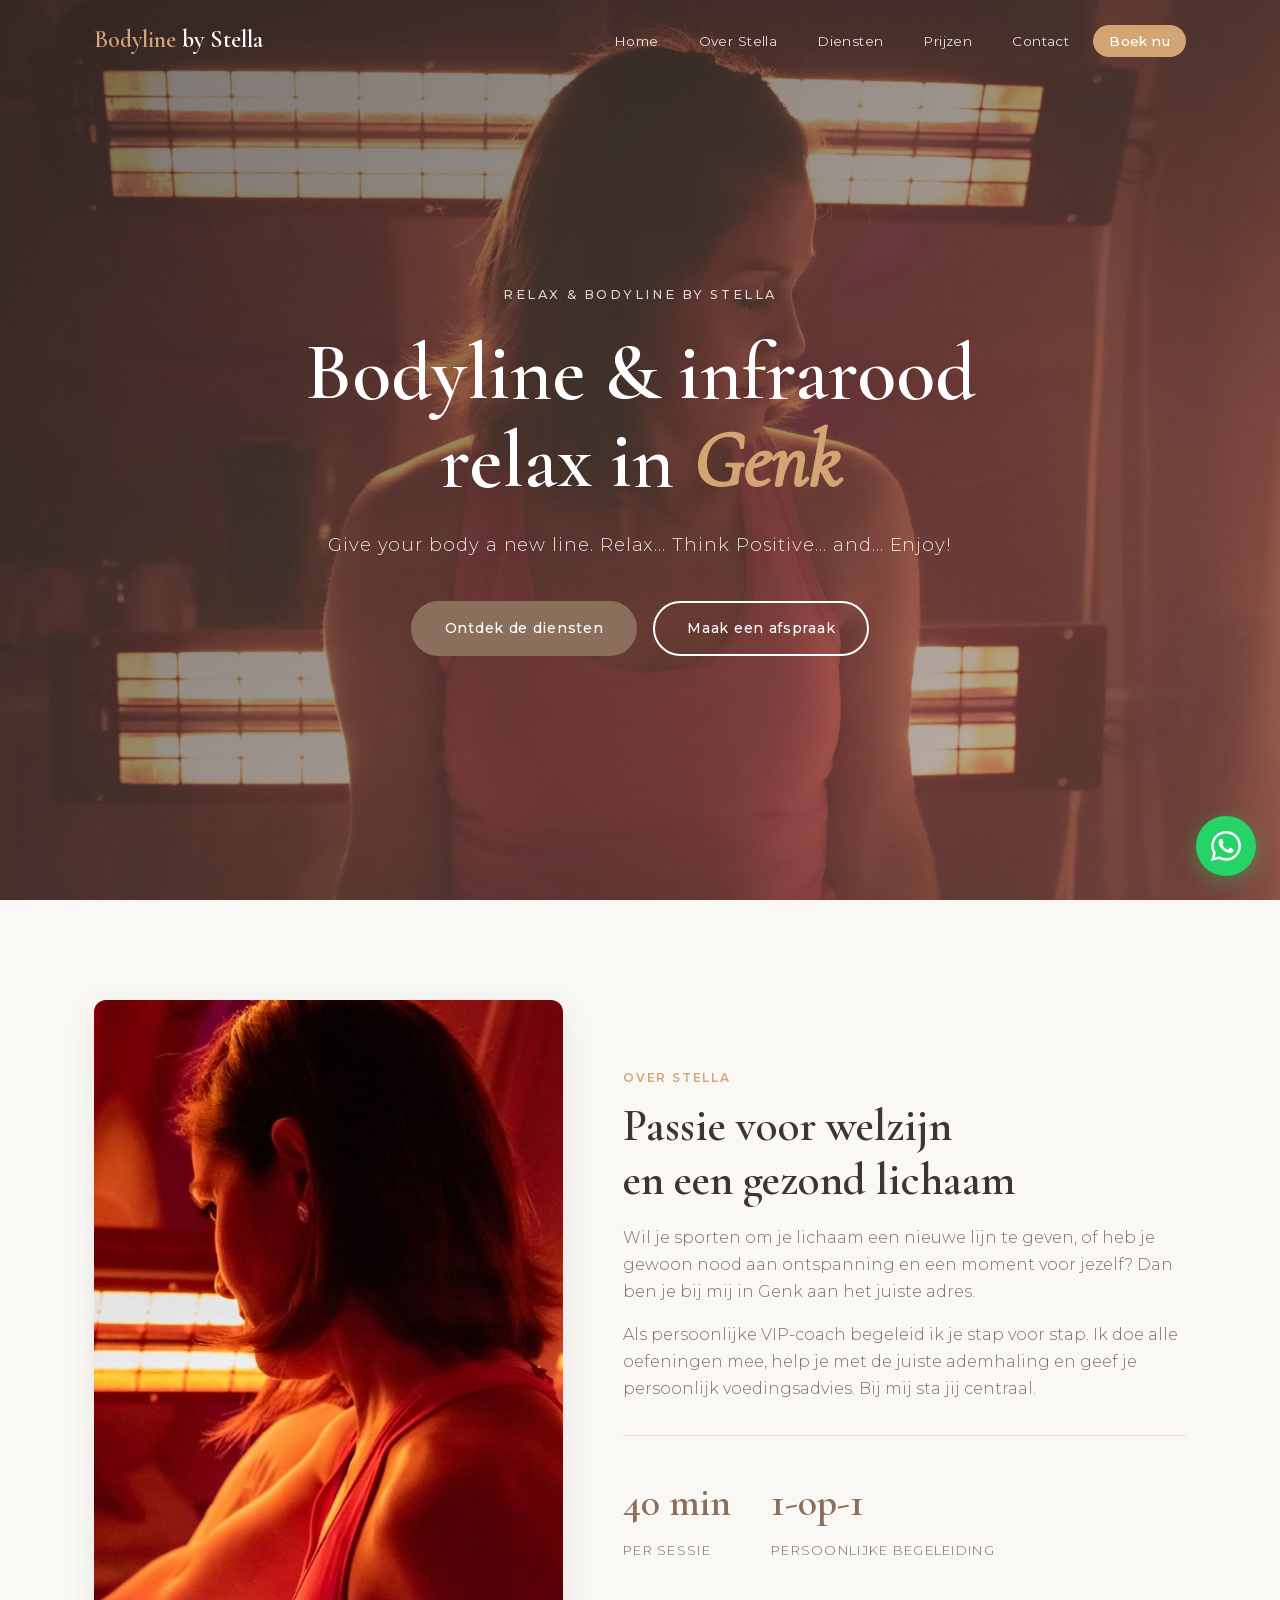
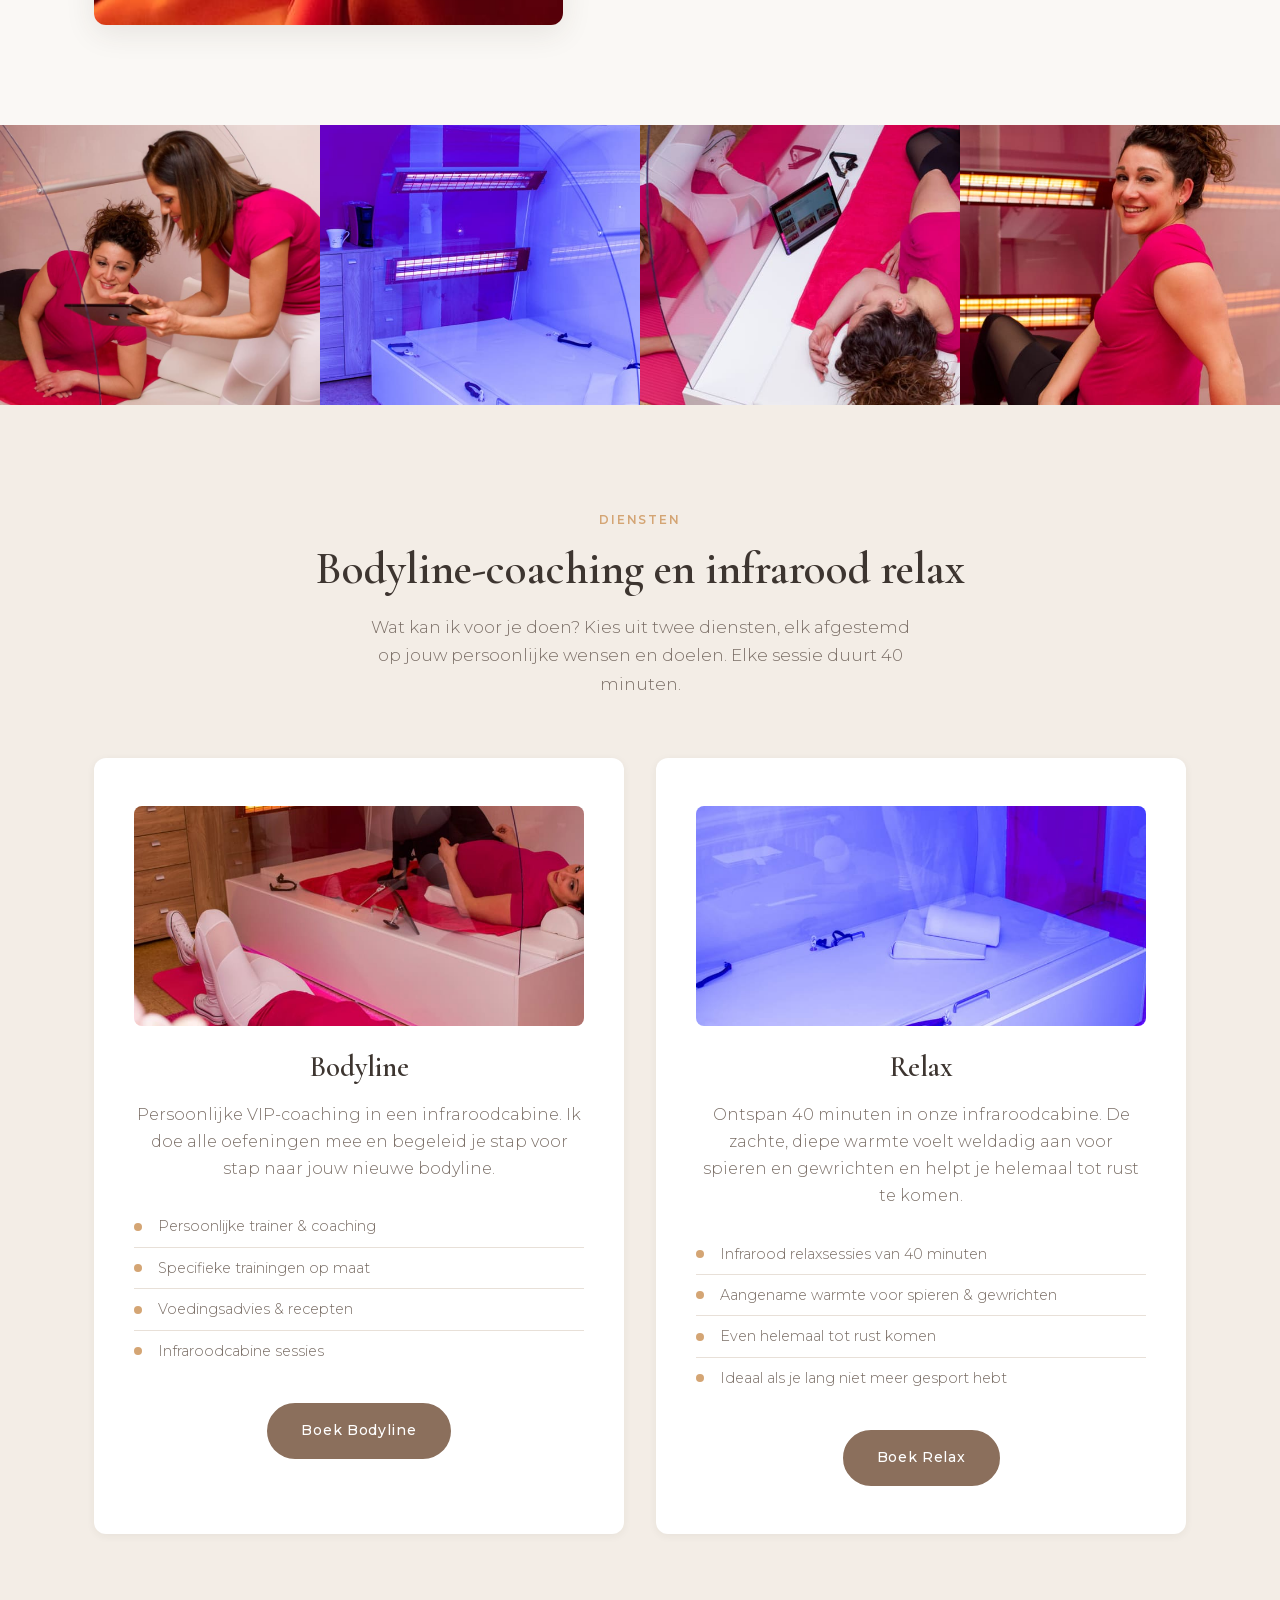
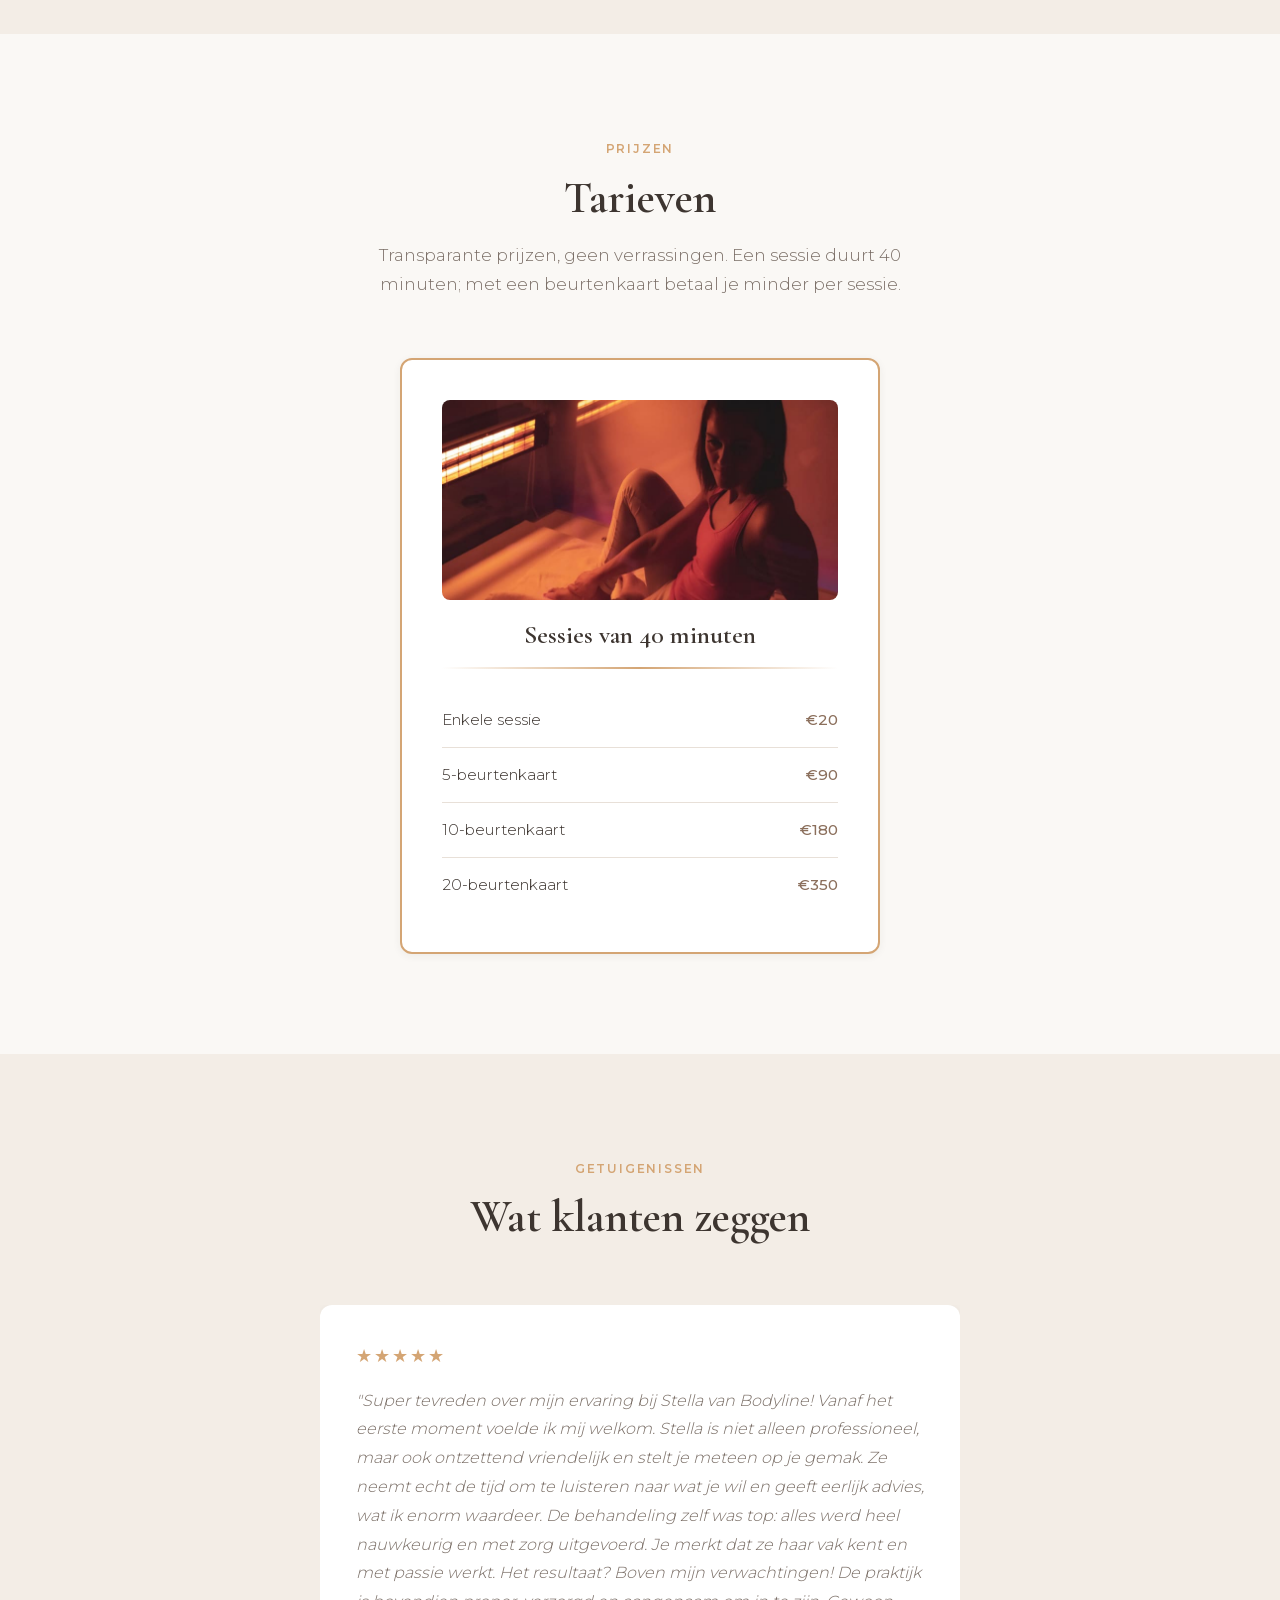
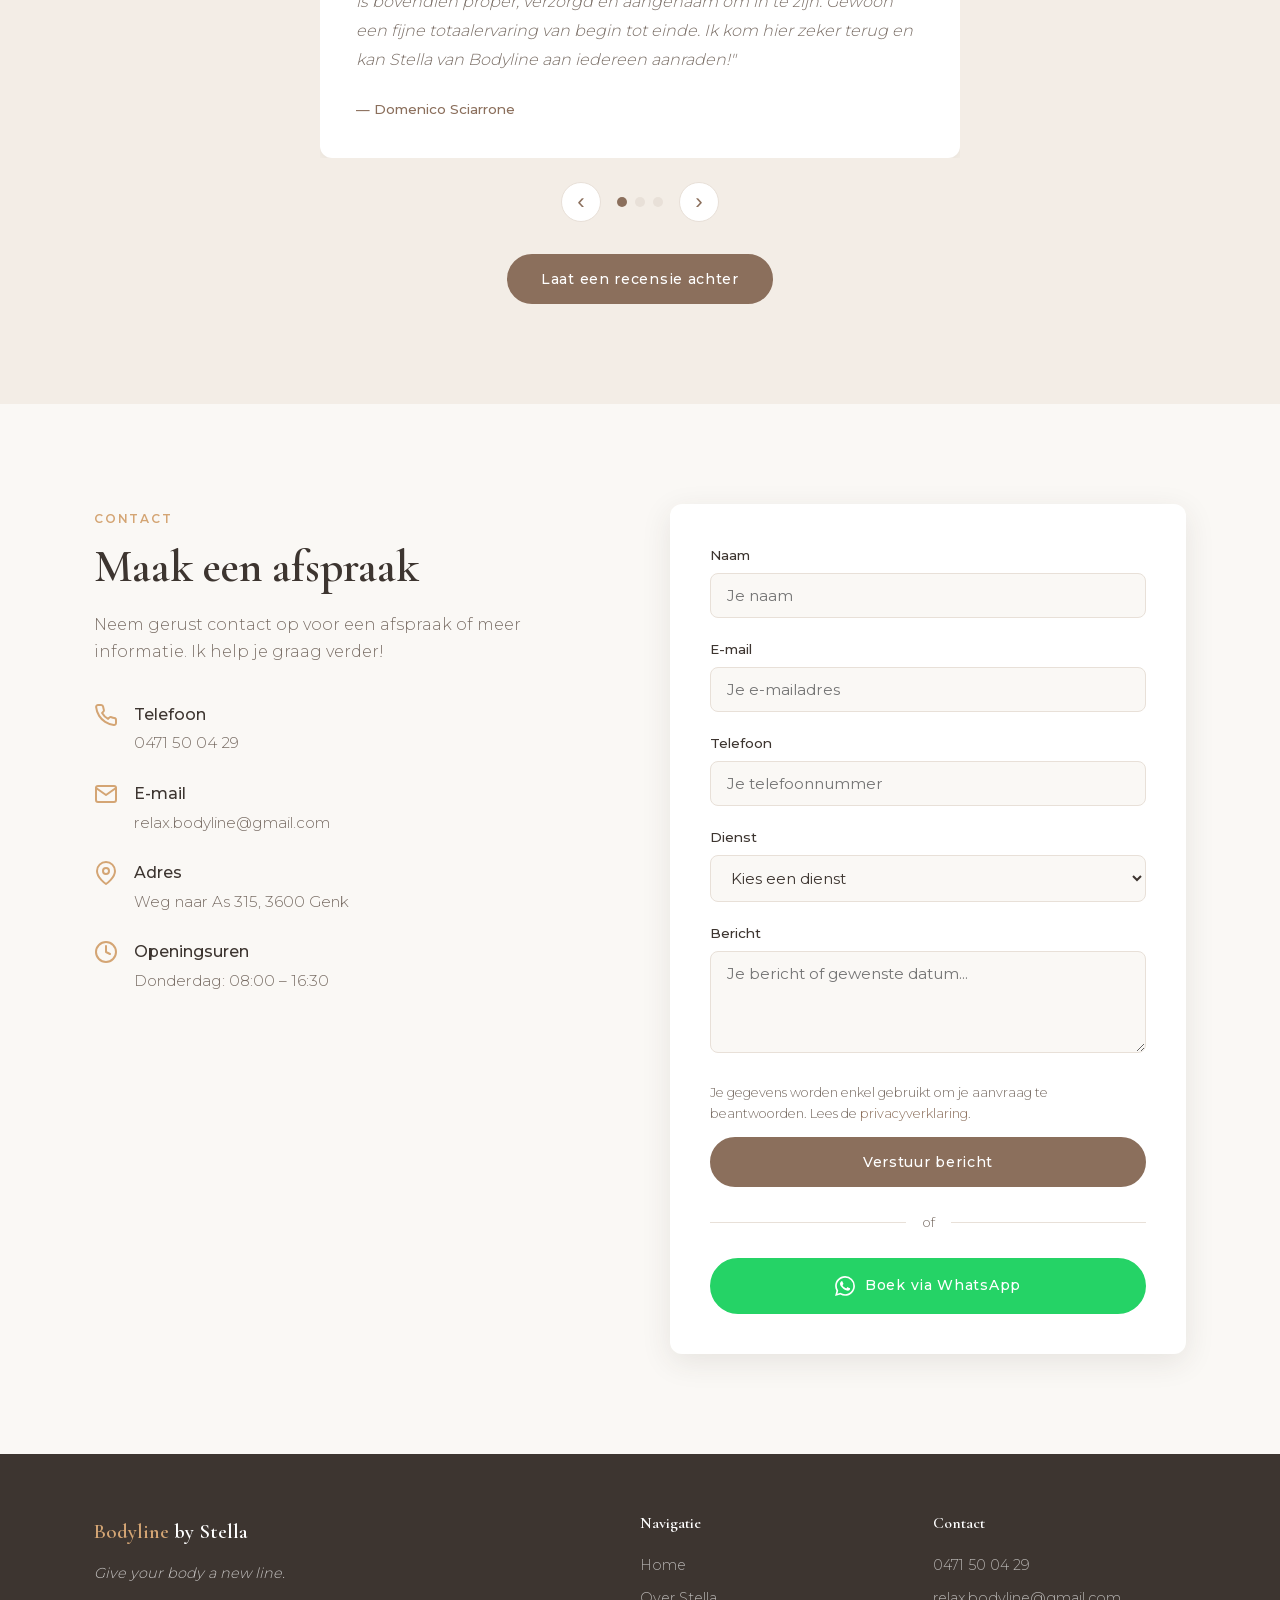
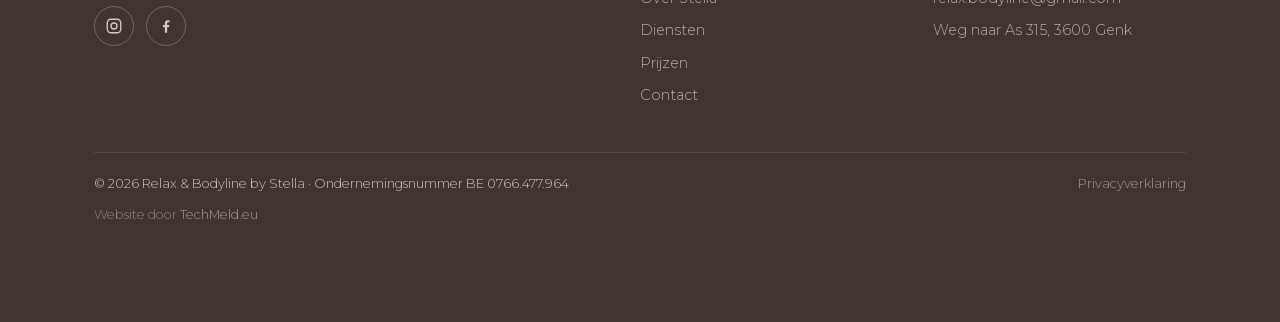
<file: index.html>
<!DOCTYPE html>
<html lang="nl-BE">
<head>
    <meta charset="UTF-8">
    <meta name="viewport" content="width=device-width, initial-scale=1.0">
    <title>Bodyline &amp; infraroodcabine in Genk | Relax &amp; Bodyline by Stella</title>
    <meta name="description" content="Persoonlijke bodyline-coaching en infrarood relaxsessies van 40 minuten in Genk. Stella traint mee, begeleidt je ademhaling en geeft voedingsadvies. Vanaf €20.">
    <link rel="canonical" href="https://bodylinebystella.com/">
    <link rel="icon" href="images/favicon.svg" type="image/svg+xml">

    <!-- Open Graph -->
    <meta property="og:title" content="Bodyline &amp; infraroodcabine in Genk | Relax &amp; Bodyline by Stella">
    <meta property="og:description" content="Persoonlijke bodyline-coaching en infrarood relaxsessies van 40 minuten in Genk.">
    <meta property="og:type" content="website">
    <meta property="og:locale" content="nl_BE">
    <meta property="og:site_name" content="Relax &amp; Bodyline by Stella">
    <meta property="og:url" content="https://bodylinebystella.com/">
    <meta property="og:image" content="https://bodylinebystella.com/images/og-image.jpg">
    <meta property="og:image:width" content="1200">
    <meta property="og:image:height" content="630">
    <meta name="twitter:card" content="summary_large_image">

    <!-- Schema.org LocalBusiness -->
    <script type="application/ld+json">
{
    "@context": "https://schema.org",
    "@type": "HealthAndBeautyBusiness",
    "@id": "https://bodylinebystella.com/#business",
    "name": "Relax & Bodyline by Stella",
    "description": "Persoonlijke bodyline-coaching en infrarood relaxsessies van 40 minuten in Genk.",
    "url": "https://bodylinebystella.com/",
    "image": "https://bodylinebystella.com/images/og-image.jpg",
    "telephone": "+32471500429",
    "email": "relax.bodyline@gmail.com",
    "vatID": "BE0766477964",
    "priceRange": "€20 - €350",
    "currenciesAccepted": "EUR",
    "address": {
        "@type": "PostalAddress",
        "streetAddress": "Weg naar As 315",
        "addressLocality": "Genk",
        "postalCode": "3600",
        "addressRegion": "Limburg",
        "addressCountry": "BE"
    },
    "areaServed": {
        "@type": "City",
        "name": "Genk"
    },
    "openingHoursSpecification": [
        {
            "@type": "OpeningHoursSpecification",
            "dayOfWeek": "Thursday",
            "opens": "08:00",
            "closes": "16:30"
        }
    ],
    "sameAs": [
        "https://www.instagram.com/bodyline_by_stella/",
        "https://www.facebook.com/profile.php?id=100079821348666"
    ],
    "hasOfferCatalog": {
        "@type": "OfferCatalog",
        "name": "Sessies van 40 minuten",
        "itemListElement": [
            {
                "@type": "Offer",
                "name": "Enkele sessie",
                "price": "20",
                "priceCurrency": "EUR"
            },
            {
                "@type": "Offer",
                "name": "5-beurtenkaart",
                "price": "90",
                "priceCurrency": "EUR"
            },
            {
                "@type": "Offer",
                "name": "10-beurtenkaart",
                "price": "180",
                "priceCurrency": "EUR"
            },
            {
                "@type": "Offer",
                "name": "20-beurtenkaart",
                "price": "350",
                "priceCurrency": "EUR"
            }
        ]
    },
    "makesOffer": [
        {
            "@type": "Offer",
            "itemOffered": {
                "@type": "Service",
                "name": "Bodyline",
                "description": "Persoonlijke VIP-coaching in een infraroodcabine met training op maat, ademhalingsbegeleiding en voedingsadvies."
            }
        },
        {
            "@type": "Offer",
            "itemOffered": {
                "@type": "Service",
                "name": "Relax",
                "description": "Infrarood relaxsessie van 40 minuten."
            }
        }
    ]
}
    </script>

    <link rel="preload" as="image" href="images/hero.jpg" fetchpriority="high">
    <link rel="preload" href="fonts/montserrat-normal-latin.woff2" as="font" type="font/woff2" crossorigin>
    <link rel="stylesheet" href="css/fonts.css">
    <link rel="stylesheet" href="css/style.css">
</head>
<body>

    <!-- Navigation -->
    <nav class="navbar" id="navbar">
        <div class="container nav-container">
            <a href="#home" class="nav-logo">
                <span class="logo-accent">Bodyline</span> by Stella
            </a>
            <button class="nav-toggle" aria-label="Menu openen" aria-expanded="false">
                <span></span>
                <span></span>
                <span></span>
            </button>
            <ul class="nav-menu">
                <li><a href="#home" class="nav-link">Home</a></li>
                <li><a href="#over" class="nav-link">Over Stella</a></li>
                <li><a href="#diensten" class="nav-link">Diensten</a></li>
                <li><a href="#prijzen" class="nav-link">Prijzen</a></li>
                <li><a href="#contact" class="nav-link">Contact</a></li>
                <li><a href="#contact" class="nav-link btn-nav">Boek nu</a></li>
            </ul>
        </div>
    </nav>

    <!-- Hero Section -->
    <section class="hero" id="home">
        <div class="hero-bg" style="background-image: url('images/hero.jpg');"></div>
        <div class="hero-overlay"></div>
        <div class="container hero-content">
            <p class="hero-subtitle">Relax &amp; Bodyline by Stella</p>
            <h1 class="hero-title">Bodyline &amp; infrarood<br>relax in <em>Genk</em></h1>
            <p class="hero-text">Give your body a new line. Relax… Think Positive… and… Enjoy!</p>
            <div class="hero-buttons">
                <a href="#diensten" class="btn btn-primary">Ontdek de diensten</a>
                <a href="#contact" class="btn btn-outline">Maak een afspraak</a>
            </div>
        </div>
    </section>

    <!-- About Section -->
    <section class="section" id="over">
        <div class="container">
            <div class="about-grid">
                <div class="about-image">
                    <img src="images/about.jpg" alt="Stella, personal coach bij Relax &amp; Bodyline in Genk" loading="lazy" width="1000" height="667">
                </div>
                <div class="about-text">
                    <span class="section-label">Over Stella</span>
                    <h2 class="section-title">Passie voor welzijn<br>en een gezond lichaam</h2>
                    <p>Wil je sporten om je lichaam een nieuwe lijn te geven, of heb je gewoon nood aan ontspanning en een moment voor jezelf? Dan ben je bij mij in Genk aan het juiste adres.</p>
                    <p>Als persoonlijke VIP-coach begeleid ik je stap voor stap. Ik doe alle oefeningen mee, help je met de juiste ademhaling en geef je persoonlijk voedingsadvies. Bij mij sta jij centraal.</p>
                    <div class="about-stats">
                        <div class="stat">
                            <span class="stat-number">40 min</span>
                            <span class="stat-label">Per sessie</span>
                        </div>
                        <div class="stat">
                            <span class="stat-number">1-op-1</span>
                            <span class="stat-label">Persoonlijke begeleiding</span>
                        </div>
                    </div>
                </div>
            </div>
        </div>
    </section>

    <!-- Gallery Section -->
    <section class="section section-gallery">
        <div class="gallery-grid">
            <div class="gallery-item"><img src="images/training.jpeg" alt="Training op maat in de infraroodcabine" loading="lazy" width="800" height="708"></div>
            <div class="gallery-item"><img src="images/ir-cabine-2.jpeg" alt="De infraroodcabine van Relax &amp; Bodyline in Genk" loading="lazy" width="800" height="534"></div>
            <div class="gallery-item"><img src="images/stap-voor-stap.jpeg" alt="Stella begeleidt een oefening stap voor stap" loading="lazy" width="800" height="487"></div>
            <div class="gallery-item"><img src="images/tevreden.jpeg" alt="Een tevreden klant na de sessie" loading="lazy" width="800" height="534"></div>
        </div>
    </section>

    <!-- Services Section -->
    <section class="section section-alt" id="diensten">
        <div class="container">
            <div class="section-header">
                <span class="section-label">Diensten</span>
                <h2 class="section-title">Bodyline-coaching en infrarood relax</h2>
                <p class="section-desc">Wat kan ik voor je doen? Kies uit twee diensten, elk afgestemd op jouw persoonlijke wensen en doelen. Elke sessie duurt 40 minuten.</p>
            </div>
            <div class="services-grid">
                <div class="service-card">
                    <img src="images/trainer.jpeg" alt="Stella als persoonlijke trainer tijdens een bodyline-sessie" class="service-image" loading="lazy" width="800" height="584">
                    <h3>Bodyline</h3>
                    <p>Persoonlijke VIP-coaching in een infraroodcabine. Ik doe alle oefeningen mee en begeleid je stap voor stap naar jouw nieuwe bodyline.</p>
                    <ul class="service-features">
                        <li>Persoonlijke trainer &amp; coaching</li>
                        <li>Specifieke trainingen op maat</li>
                        <li>Voedingsadvies &amp; recepten</li>
                        <li>Infraroodcabine sessies</li>
                    </ul>
                    <a href="#contact" class="btn btn-primary">Boek Bodyline</a>
                </div>
                <div class="service-card">
                    <img src="images/ir-cabine-1.jpeg" alt="Infraroodcabine voor een relaxsessie" class="service-image" loading="lazy" width="800" height="534">
                    <h3>Relax</h3>
                    <p>Ontspan 40 minuten in onze infraroodcabine. De zachte, diepe warmte voelt weldadig aan voor spieren en gewrichten en helpt je helemaal tot rust te komen.</p>
                    <ul class="service-features">
                        <li>Infrarood relaxsessies van 40 minuten</li>
                        <li>Aangename warmte voor spieren &amp; gewrichten</li>
                        <li>Even helemaal tot rust komen</li>
                        <li>Ideaal als je lang niet meer gesport hebt</li>
                    </ul>
                    <a href="#contact" class="btn btn-primary">Boek Relax</a>
                </div>
            </div>
        </div>
    </section>

    <!-- Pricing Section -->
    <section class="section" id="prijzen">
        <div class="container">
            <div class="section-header">
                <span class="section-label">Prijzen</span>
                <h2 class="section-title">Tarieven</h2>
                <p class="section-desc">Transparante prijzen, geen verrassingen. Een sessie duurt 40 minuten; met een beurtenkaart betaal je minder per sessie.</p>
            </div>
            <div class="pricing-grid">
                <div class="pricing-card featured">
                    <img src="images/prijzen.jpg" alt="Tarieven voor sessies bij Relax &amp; Bodyline by Stella" class="pricing-image" loading="lazy" width="800" height="534">
                    <h3>Sessies van 40 minuten</h3>
                    <div class="pricing-divider"></div>
                    <ul class="pricing-list">
                        <li>
                            <span>Enkele sessie</span>
                            <span class="price">&euro;20</span>
                        </li>
                        <li>
                            <span>5-beurtenkaart</span>
                            <span class="price">&euro;90</span>
                        </li>
                        <li>
                            <span>10-beurtenkaart</span>
                            <span class="price">&euro;180</span>
                        </li>
                        <li>
                            <span>20-beurtenkaart</span>
                            <span class="price">&euro;350</span>
                        </li>
                    </ul>
                </div>
            </div>
        </div>
    </section>

    <!-- Testimonials -->
    <section class="section section-alt" id="getuigenissen">
        <div class="container">
            <div class="section-header">
                <span class="section-label">Getuigenissen</span>
                <h2 class="section-title">Wat klanten zeggen</h2>
            </div>
            <div class="testimonials-carousel">
                <div class="carousel-track">
                    <div class="testimonial-card active">
                        <div class="testimonial-stars">★★★★★</div>
                        <p>"Super tevreden over mijn ervaring bij Stella van Bodyline! Vanaf het eerste moment voelde ik mij welkom. Stella is niet alleen professioneel, maar ook ontzettend vriendelijk en stelt je meteen op je gemak. Ze neemt echt de tijd om te luisteren naar wat je wil en geeft eerlijk advies, wat ik enorm waardeer. De behandeling zelf was top: alles werd heel nauwkeurig en met zorg uitgevoerd. Je merkt dat ze haar vak kent en met passie werkt. Het resultaat? Boven mijn verwachtingen! De praktijk is bovendien proper, verzorgd en aangenaam om in te zijn. Gewoon een fijne totaalervaring van begin tot einde. Ik kom hier zeker terug en kan Stella van Bodyline aan iedereen aanraden!"</p>
                        <span class="testimonial-author">— Domenico Sciarrone</span>
                    </div>
                    <div class="testimonial-card">
                        <div class="testimonial-stars">★★★★★</div>
                        <p>"Stella is echt een supercoach, ze motiveert je niet alleen maar doet alle oefeningen mee met jou. Ze helpt je ook met de juiste manier van ademhalen tijdens de oefeningen. Als je wil afvallen geeft ze ook goed voedingsadvies en geeft lekkere recepten mee. Ben alvast een heel tevreden klant."</p>
                        <span class="testimonial-author">— Lidia Palombo</span>
                    </div>
                    <div class="testimonial-card">
                        <div class="testimonial-stars">★★★★★</div>
                        <p>"Ik ben enorm blij met de begeleiding van Stella! Ze biedt een uitstekende opvolging en neemt echt de tijd om alles goed te bespreken. Haar tips zijn praktisch en toepasbaar, en ze houdt bij de gewichtsopvolging altijd rekening met je lichaam en jouw persoonlijke situatie, geen one-size-fits-all aanpak. Wat ik ook heel erg apprecieer, is hoe flexibel en aangenaam ze te werk gaat. Je voelt je op je gemak en nooit onder druk gezet. Een absolute aanrader voor iedereen die op zoek is naar begeleiding die écht werkt!"</p>
                        <span class="testimonial-author">— Melisa</span>
                    </div>
                </div>
                <div class="carousel-controls">
                    <button class="carousel-btn carousel-prev" aria-label="Vorige recensie">&#8249;</button>
                    <div class="carousel-dots"></div>
                    <button class="carousel-btn carousel-next" aria-label="Volgende recensie">&#8250;</button>
                </div>
            </div>

            <div style="text-align: center; margin-top: 32px;">
                <button class="btn btn-primary" id="toggleReviewForm">Laat een recensie achter</button>
            </div>
            <div class="review-form-wrapper" id="reviewFormWrapper" style="margin-top: 24px; display: none;">
                <form class="contact-form" id="reviewForm" action="https://formsubmit.co/relax.bodyline@gmail.com" method="POST">
                    <input type="hidden" name="_subject" value="Nieuwe recensie via website">
                    <input type="hidden" name="_captcha" value="true">
                    <input type="hidden" name="_next" value="https://bodylinebystella.com/bedankt-recensie.html">
                    <input type="text" name="_honey" style="display:none">

                    <div class="form-group">
                        <label for="review-name">Naam</label>
                        <input type="text" id="review-name" name="naam" required placeholder="Je naam">
                    </div>
                    <div class="form-group">
                        <label for="review-email">E-mail <span style="font-weight:300;color:var(--color-text-light);">(wordt niet getoond)</span></label>
                        <input type="email" id="review-email" name="email" required placeholder="Je e-mailadres">
                    </div>
                    <div class="form-group">
                        <label for="review-dienst">Dienst</label>
                        <select id="review-dienst" name="dienst" required>
                            <option value="">Kies een dienst</option>
                            <option value="bodyline">Bodyline</option>
                            <option value="relax">Relax</option>
                        </select>
                    </div>
                    <div class="form-group">
                        <label>Beoordeling</label>
                        <div class="star-rating">
                            <input type="radio" id="star5" name="sterren" value="5" required><label for="star5">★</label>
                            <input type="radio" id="star4" name="sterren" value="4"><label for="star4">★</label>
                            <input type="radio" id="star3" name="sterren" value="3"><label for="star3">★</label>
                            <input type="radio" id="star2" name="sterren" value="2"><label for="star2">★</label>
                            <input type="radio" id="star1" name="sterren" value="1"><label for="star1">★</label>
                        </div>
                    </div>
                    <div class="form-group">
                        <label for="review-text">Je recensie</label>
                        <textarea id="review-text" name="recensie" rows="4" required placeholder="Vertel over je ervaring bij Stella..."></textarea>
                    </div>
                    <button type="submit" class="btn btn-primary btn-full">Verstuur recensie</button>
                </form>
            </div>
        </div>
    </section>

    <!-- Contact Section -->
    <section class="section" id="contact">
        <div class="container">
            <div class="contact-grid">
                <div class="contact-info">
                    <span class="section-label">Contact</span>
                    <h2 class="section-title">Maak een afspraak</h2>
                    <p>Neem gerust contact op voor een afspraak of meer informatie. Ik help je graag verder!</p>

                    <div class="contact-details">
                        <div class="contact-item">
                            <svg viewBox="0 0 24 24" fill="none" stroke="currentColor" stroke-width="2" stroke-linecap="round" stroke-linejoin="round"><path d="M22 16.92v3a2 2 0 01-2.18 2 19.79 19.79 0 01-8.63-3.07 19.5 19.5 0 01-6-6 19.79 19.79 0 01-3.07-8.67A2 2 0 014.11 2h3a2 2 0 012 1.72c.127.96.361 1.903.7 2.81a2 2 0 01-.45 2.11L8.09 9.91a16 16 0 006 6l1.27-1.27a2 2 0 012.11-.45c.907.339 1.85.573 2.81.7A2 2 0 0122 16.92z"/></svg>
                            <div>
                                <strong>Telefoon</strong>
                                <a href="tel:+32471500429">0471 50 04 29</a>
                            </div>
                        </div>
                        <div class="contact-item">
                            <svg viewBox="0 0 24 24" fill="none" stroke="currentColor" stroke-width="2" stroke-linecap="round" stroke-linejoin="round"><path d="M4 4h16c1.1 0 2 .9 2 2v12c0 1.1-.9 2-2 2H4c-1.1 0-2-.9-2-2V6c0-1.1.9-2 2-2z"/><polyline points="22,6 12,13 2,6"/></svg>
                            <div>
                                <strong>E-mail</strong>
                                <a href="mailto:relax.bodyline@gmail.com">relax.bodyline@gmail.com</a>
                            </div>
                        </div>
                        <div class="contact-item">
                            <svg viewBox="0 0 24 24" fill="none" stroke="currentColor" stroke-width="2" stroke-linecap="round" stroke-linejoin="round"><path d="M21 10c0 7-9 13-9 13s-9-6-9-13a9 9 0 0118 0z"/><circle cx="12" cy="10" r="3"/></svg>
                            <div>
                                <strong>Adres</strong>
                                <span>Weg naar As 315, 3600 Genk</span>
                            </div>
                        </div>
                        <div class="contact-item">
                            <svg viewBox="0 0 24 24" fill="none" stroke="currentColor" stroke-width="2" stroke-linecap="round" stroke-linejoin="round"><circle cx="12" cy="12" r="10"/><polyline points="12 6 12 12 16 14"/></svg>
                            <div>
                                <strong>Openingsuren</strong>
                                <span>Donderdag: 08:00 – 16:30</span>
                            </div>
                        </div>
                    </div>
                </div>
                <div class="contact-form-wrapper">
                    <form class="contact-form" id="contactForm" action="https://formsubmit.co/relax.bodyline@gmail.com" method="POST">
                        <!-- Formsubmit config -->
                        <input type="hidden" name="_subject" value="Nieuwe afspraak via website">
                        <input type="hidden" name="_captcha" value="true">
                        <input type="hidden" name="_next" value="https://bodylinebystella.com/bedankt.html">
                        <input type="text" name="_honey" style="display:none">

                        <div class="form-group">
                            <label for="name">Naam</label>
                            <input type="text" id="name" name="name" required placeholder="Je naam">
                        </div>
                        <div class="form-group">
                            <label for="email">E-mail</label>
                            <input type="email" id="email" name="email" required placeholder="Je e-mailadres">
                        </div>
                        <div class="form-group">
                            <label for="phone">Telefoon</label>
                            <input type="tel" id="phone" name="phone" placeholder="Je telefoonnummer">
                        </div>
                        <div class="form-group">
                            <label for="service">Dienst</label>
                            <select id="service" name="service" required>
                                <option value="">Kies een dienst</option>
                                <option value="bodyline">Bodyline</option>
                                <option value="relax">Relax</option>
                            </select>
                        </div>
                        <div class="form-group">
                            <label for="message">Bericht</label>
                            <textarea id="message" name="message" rows="4" placeholder="Je bericht of gewenste datum..."></textarea>
                        </div>
                        <p class="form-privacy" style="font-size:0.8rem;color:var(--color-text-light);margin-bottom:12px;">Je gegevens worden enkel gebruikt om je aanvraag te beantwoorden. Lees de <a href="privacy.html">privacyverklaring</a>.</p>
                        <button type="submit" class="btn btn-primary btn-full">Verstuur bericht</button>
                    </form>
                    <div class="form-divider">
                        <span>of</span>
                    </div>
                    <a href="https://wa.me/32471500429?text=Hallo%20Stella%2C%20ik%20wil%20graag%20een%20afspraak%20maken." class="btn btn-whatsapp btn-full" target="_blank" rel="noopener">
                        <svg viewBox="0 0 24 24" fill="currentColor" width="20" height="20"><path d="M17.472 14.382c-.297-.149-1.758-.867-2.03-.967-.273-.099-.471-.148-.67.15-.197.297-.767.966-.94 1.164-.173.199-.347.223-.644.075-.297-.15-1.255-.463-2.39-1.475-.883-.788-1.48-1.761-1.653-2.059-.173-.297-.018-.458.13-.606.134-.133.298-.347.446-.52.149-.174.198-.298.298-.497.099-.198.05-.371-.025-.52-.075-.149-.669-1.612-.916-2.207-.242-.579-.487-.5-.669-.51-.173-.008-.371-.01-.57-.01-.198 0-.52.074-.792.372-.272.297-1.04 1.016-1.04 2.479 0 1.462 1.065 2.875 1.213 3.074.149.198 2.096 3.2 5.077 4.487.709.306 1.262.489 1.694.625.712.227 1.36.195 1.871.118.571-.085 1.758-.719 2.006-1.413.248-.694.248-1.289.173-1.413-.074-.124-.272-.198-.57-.347m-5.421 7.403h-.004a9.87 9.87 0 01-5.031-1.378l-.361-.214-3.741.982.998-3.648-.235-.374a9.86 9.86 0 01-1.51-5.26c.001-5.45 4.436-9.884 9.888-9.884 2.64 0 5.122 1.03 6.988 2.898a9.825 9.825 0 012.893 6.994c-.003 5.45-4.437 9.884-9.885 9.884m8.413-18.297A11.815 11.815 0 0012.05 0C5.495 0 .16 5.335.157 11.892c0 2.096.547 4.142 1.588 5.945L.057 24l6.305-1.654a11.882 11.882 0 005.683 1.448h.005c6.554 0 11.89-5.335 11.893-11.893a11.821 11.821 0 00-3.48-8.413z"/></svg>
                        Boek via WhatsApp
                    </a>
                </div>
            </div>
        </div>
    </section>

    <!-- Footer -->
    <footer class="footer">
        <div class="container">
            <div class="footer-grid">
                <div class="footer-brand">
                    <a href="#home" class="nav-logo">
                        <span class="logo-accent">Bodyline</span> by Stella
                    </a>
                    <p>Give your body a new line.</p>
                    <div class="footer-social">
                        <a href="https://www.instagram.com/bodyline_by_stella/" target="_blank" rel="noopener" aria-label="Volg Bodyline by Stella op Instagram" title="Instagram">
                            <svg viewBox="0 0 24 24" width="18" height="18" fill="none" stroke="currentColor" stroke-width="1.8" stroke-linecap="round" stroke-linejoin="round" aria-hidden="true"><rect x="3" y="3" width="18" height="18" rx="5"/><circle cx="12" cy="12" r="4"/><circle cx="17.5" cy="6.5" r="0.6" fill="currentColor" stroke="none"/></svg>
                        </a>
                        <a href="https://www.facebook.com/profile.php?id=100079821348666" target="_blank" rel="noopener" aria-label="Volg Bodyline by Stella op Facebook" title="Facebook">
                            <svg viewBox="0 0 24 24" width="18" height="18" fill="currentColor" aria-hidden="true"><path d="M13.5 21v-7.5h2.5l.4-3h-2.9V8.6c0-.87.25-1.46 1.5-1.46H16.6V4.46A21 21 0 0 0 14.3 4.3c-2.3 0-3.8 1.4-3.8 3.95v2.25H8v3h2.5V21h3z"/></svg>
                        </a>
                    </div>
                </div>
                <div class="footer-links">
                    <h4>Navigatie</h4>
                    <a href="#home">Home</a>
                    <a href="#over">Over Stella</a>
                    <a href="#diensten">Diensten</a>
                    <a href="#prijzen">Prijzen</a>
                    <a href="#contact">Contact</a>
                </div>
                <div class="footer-links">
                    <h4>Contact</h4>
                    <a href="tel:+32471500429">0471 50 04 29</a>
                    <a href="mailto:relax.bodyline@gmail.com">relax.bodyline@gmail.com</a>
                    <span>Weg naar As 315, 3600 Genk</span>
                </div>
            </div>
            <div class="footer-bottom">
                <div class="footer-bottom-row">
                    <p>&copy; 2026 Relax &amp; Bodyline by Stella · Ondernemingsnummer BE 0766.477.964</p>
                    <a href="privacy.html">Privacyverklaring</a>
                </div>
                <div class="footer-bottom-row footer-credit">
                    <span>Website door <a href="https://techmeld.eu/webdesign" target="_blank" rel="noopener">TechMeld.eu</a></span>
                </div>
            </div>
        </div>
    </footer>

    <!-- Floating WhatsApp Button -->
    <a href="https://wa.me/32471500429?text=Hallo%20Stella%2C%20ik%20wil%20graag%20een%20afspraak%20maken." class="whatsapp-float" target="_blank" rel="noopener" aria-label="Chat op WhatsApp">
        <svg viewBox="0 0 24 24" fill="currentColor"><path d="M17.472 14.382c-.297-.149-1.758-.867-2.03-.967-.273-.099-.471-.148-.67.15-.197.297-.767.966-.94 1.164-.173.199-.347.223-.644.075-.297-.15-1.255-.463-2.39-1.475-.883-.788-1.48-1.761-1.653-2.059-.173-.297-.018-.458.13-.606.134-.133.298-.347.446-.52.149-.174.198-.298.298-.497.099-.198.05-.371-.025-.52-.075-.149-.669-1.612-.916-2.207-.242-.579-.487-.5-.669-.51-.173-.008-.371-.01-.57-.01-.198 0-.52.074-.792.372-.272.297-1.04 1.016-1.04 2.479 0 1.462 1.065 2.875 1.213 3.074.149.198 2.096 3.2 5.077 4.487.709.306 1.262.489 1.694.625.712.227 1.36.195 1.871.118.571-.085 1.758-.719 2.006-1.413.248-.694.248-1.289.173-1.413-.074-.124-.272-.198-.57-.347m-5.421 7.403h-.004a9.87 9.87 0 01-5.031-1.378l-.361-.214-3.741.982.998-3.648-.235-.374a9.86 9.86 0 01-1.51-5.26c.001-5.45 4.436-9.884 9.888-9.884 2.64 0 5.122 1.03 6.988 2.898a9.825 9.825 0 012.893 6.994c-.003 5.45-4.437 9.884-9.885 9.884m8.413-18.297A11.815 11.815 0 0012.05 0C5.495 0 .16 5.335.157 11.892c0 2.096.547 4.142 1.588 5.945L.057 24l6.305-1.654a11.882 11.882 0 005.683 1.448h.005c6.554 0 11.89-5.335 11.893-11.893a11.821 11.821 0 00-3.48-8.413z"/></svg>
    </a>

    <script src="js/main.js" defer></script>
</body>
</html>
</file>
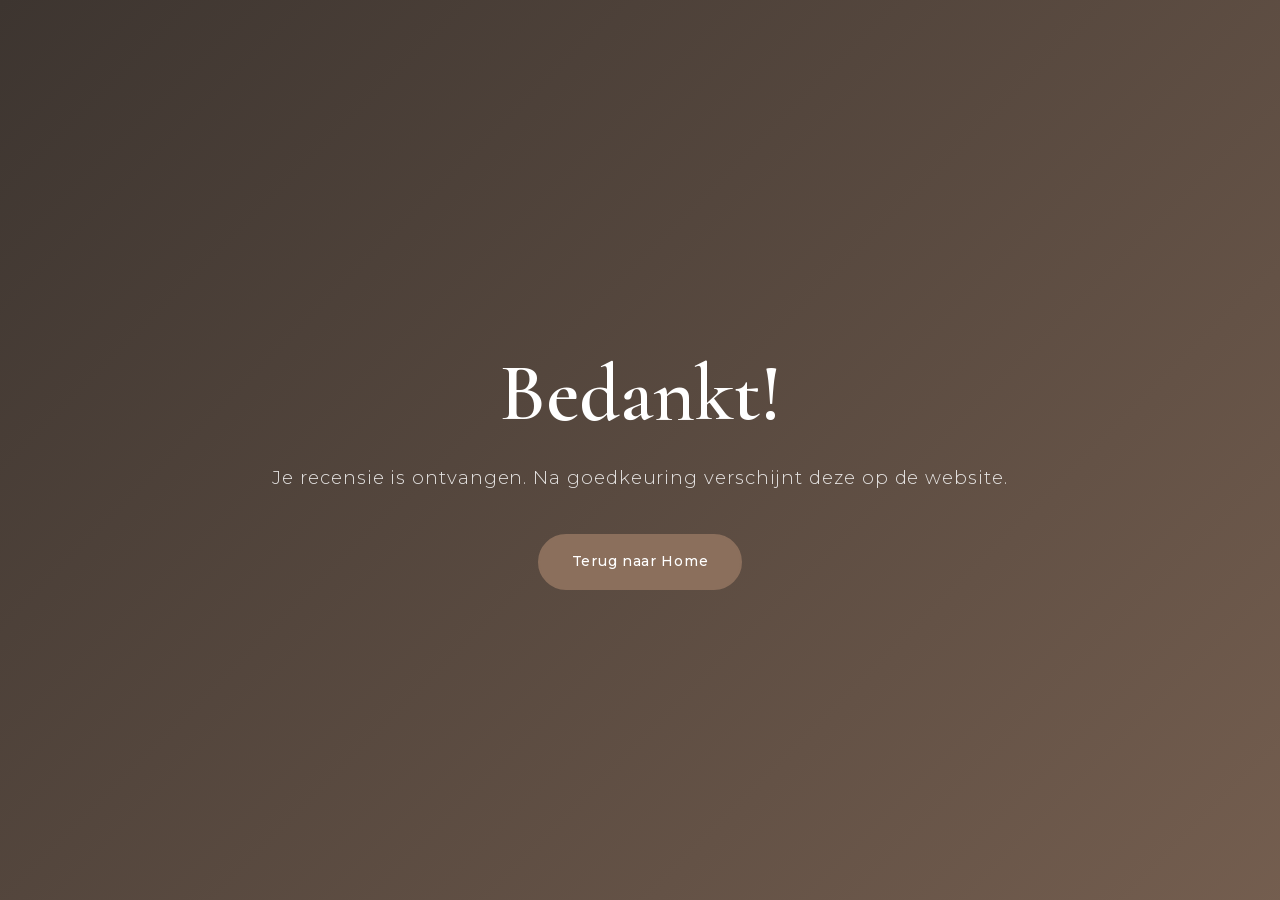
<file: bedankt-recensie.html>
<!DOCTYPE html>
<html lang="nl">
<head>
    <meta charset="UTF-8">
    <meta name="viewport" content="width=device-width, initial-scale=1.0">
    <meta name="robots" content="noindex, nofollow">
    <link rel="icon" href="images/favicon.svg" type="image/svg+xml">
    <title>Bedankt voor je recensie — Relax &amp; Bodyline by Stella</title>
    <link rel="preload" href="fonts/montserrat-normal-latin.woff2" as="font" type="font/woff2" crossorigin>
    <link rel="stylesheet" href="css/fonts.css">
    <link rel="stylesheet" href="css/style.css">
</head>
<body>
    <section class="hero" style="min-height: 100vh;">
        <div class="hero-overlay" style="background: linear-gradient(135deg, rgba(61, 53, 48, 0.85) 0%, rgba(139, 111, 92, 0.7) 100%);"></div>
        <div class="container hero-content">
            <h1 class="hero-title">Bedankt!</h1>
            <p class="hero-text">Je recensie is ontvangen. Na goedkeuring verschijnt deze op de website.</p>
            <div class="hero-buttons">
                <a href="index.html" class="btn btn-primary">Terug naar Home</a>
            </div>
        </div>
    </section>
</body>
</html>
</file>
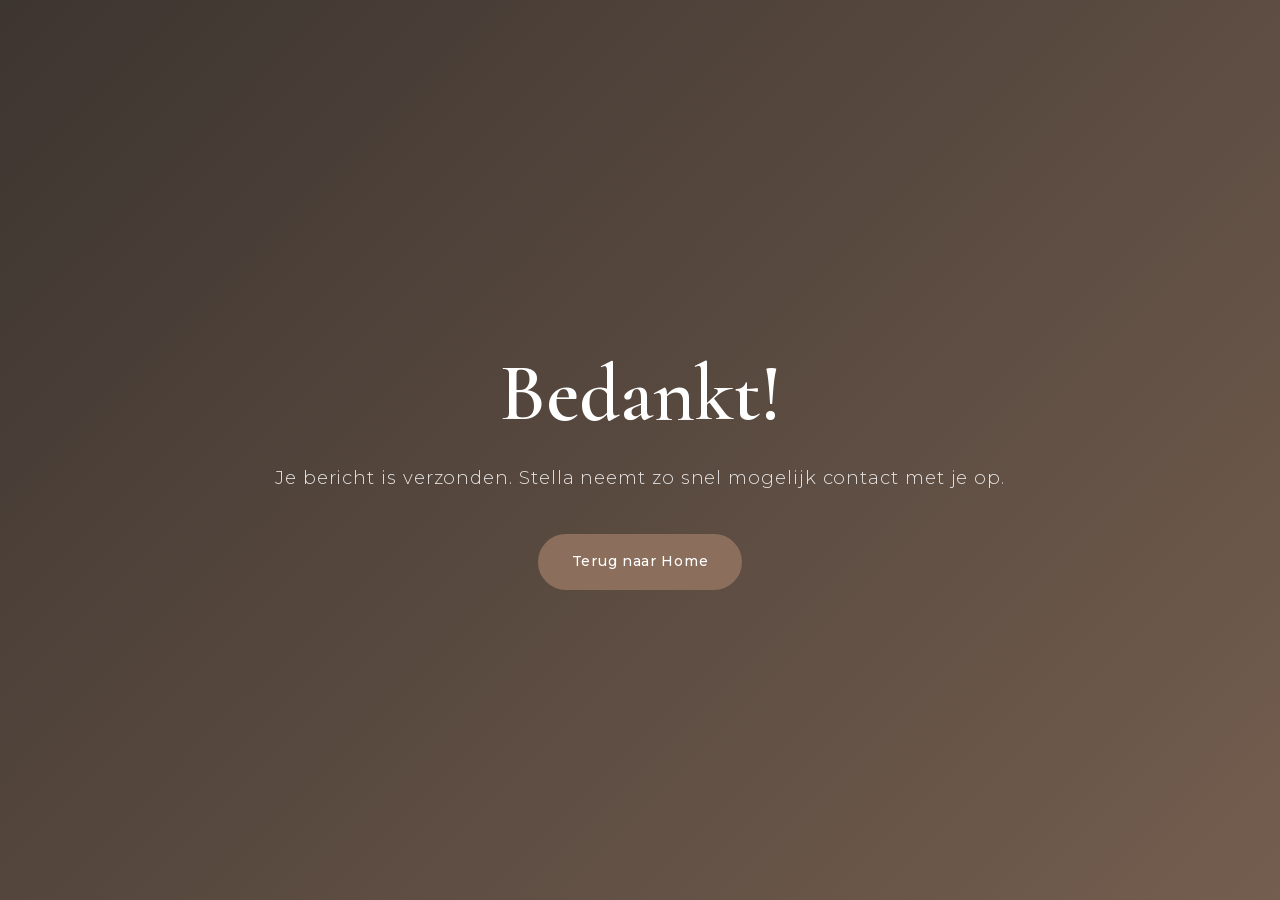
<file: bedankt.html>
<!DOCTYPE html>
<html lang="nl">
<head>
    <meta charset="UTF-8">
    <meta name="viewport" content="width=device-width, initial-scale=1.0">
    <meta name="robots" content="noindex, nofollow">
    <link rel="icon" href="images/favicon.svg" type="image/svg+xml">
    <title>Bedankt — Relax &amp; Bodyline by Stella</title>
    <link rel="preload" href="fonts/montserrat-normal-latin.woff2" as="font" type="font/woff2" crossorigin>
    <link rel="stylesheet" href="css/fonts.css">
    <link rel="stylesheet" href="css/style.css">
</head>
<body>
    <section class="hero" style="min-height: 100vh;">
        <div class="hero-overlay" style="background: linear-gradient(135deg, rgba(61, 53, 48, 0.85) 0%, rgba(139, 111, 92, 0.7) 100%);"></div>
        <div class="container hero-content">
            <h1 class="hero-title">Bedankt!</h1>
            <p class="hero-text">Je bericht is verzonden. Stella neemt zo snel mogelijk contact met je op.</p>
            <div class="hero-buttons">
                <a href="index.html" class="btn btn-primary">Terug naar Home</a>
            </div>
        </div>
    </section>
</body>
</html>
</file>
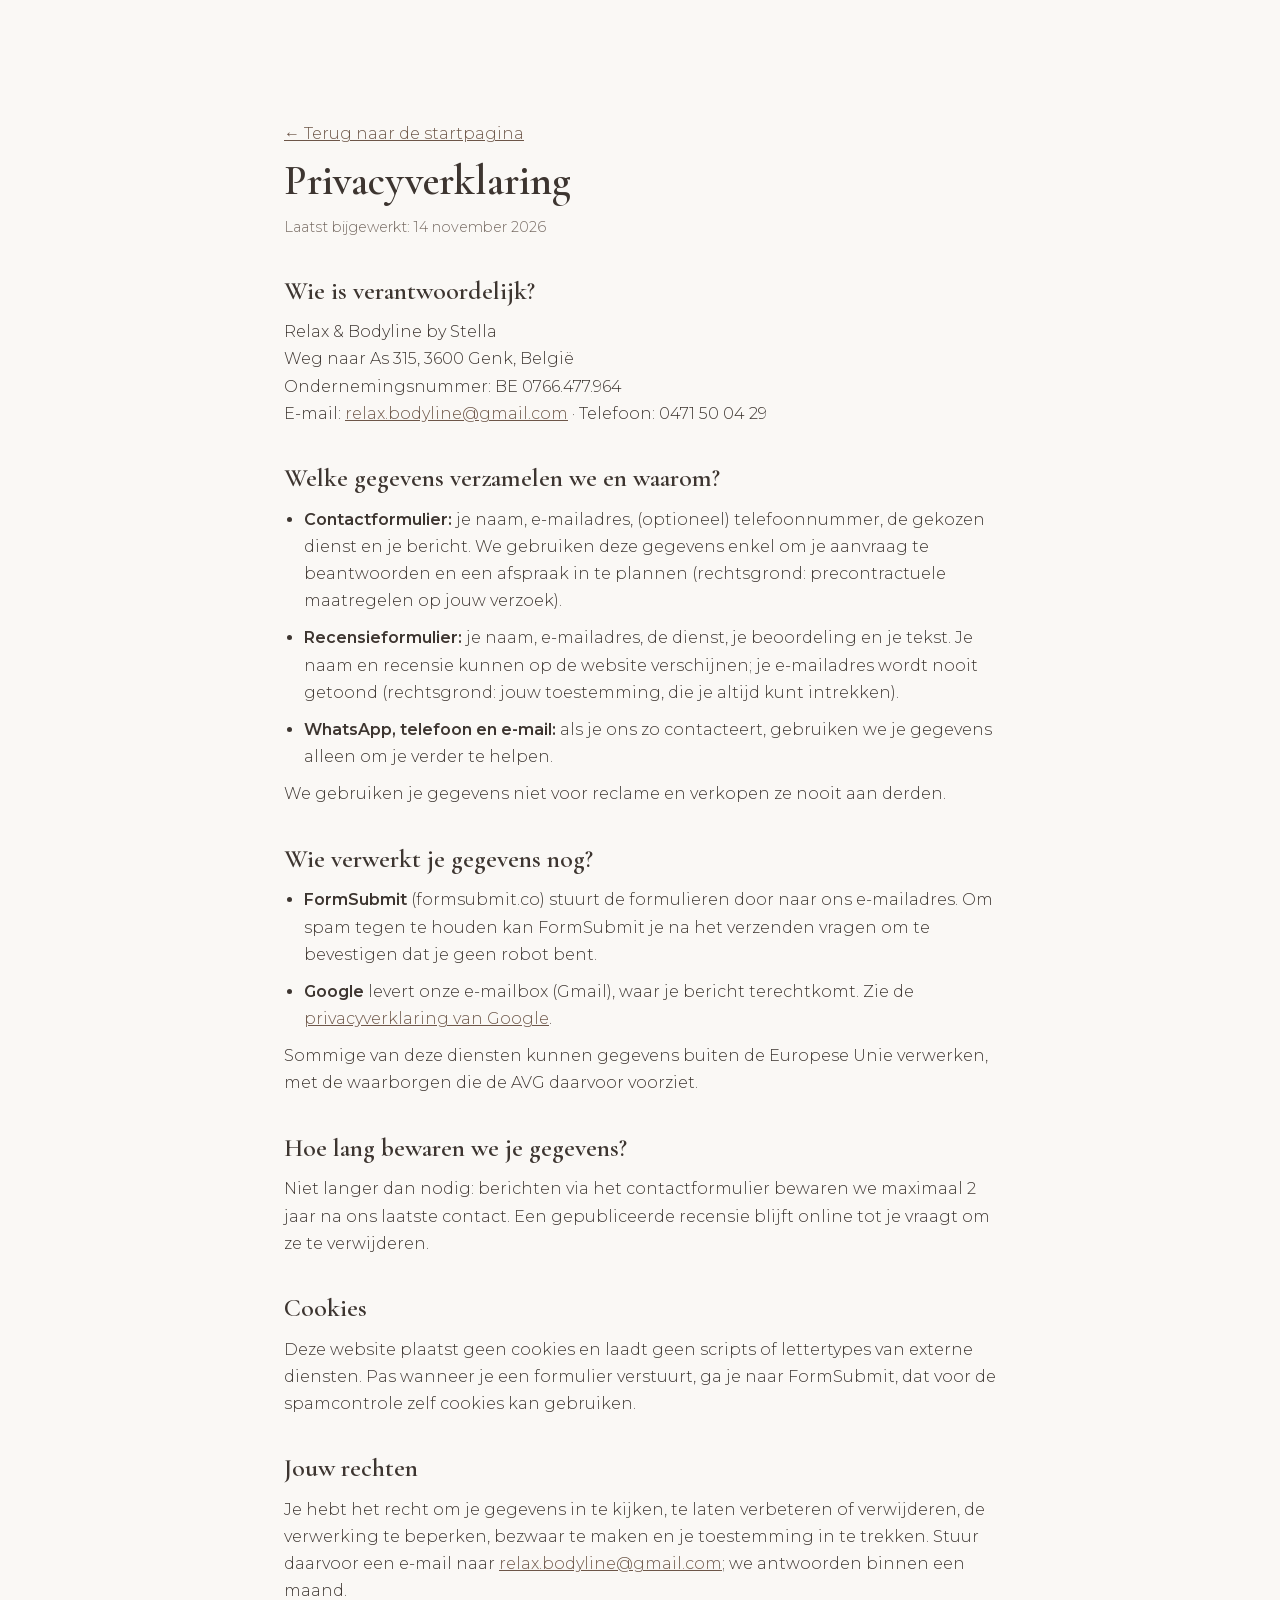
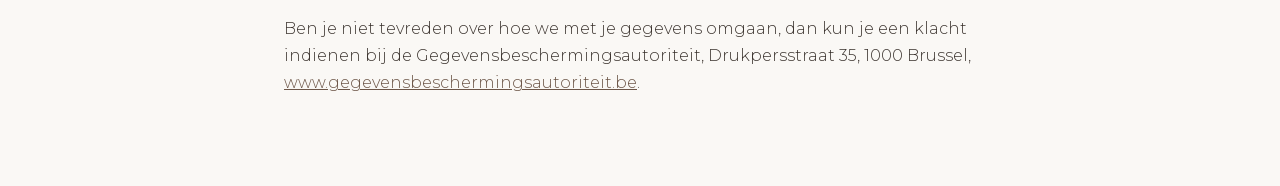
<file: privacy.html>
<!DOCTYPE html>
<html lang="nl-BE">
<head>
    <meta charset="UTF-8">
    <meta name="viewport" content="width=device-width, initial-scale=1.0">
    <title>Privacyverklaring — Relax &amp; Bodyline by Stella</title>
    <meta name="description" content="Hoe Relax &amp; Bodyline by Stella in Genk omgaat met je persoonsgegevens: welke gegevens, waarom, hoe lang en wat je rechten zijn.">
    <link rel="canonical" href="https://bodylinebystella.com/privacy.html">
    <link rel="icon" href="images/favicon.svg" type="image/svg+xml">
    <link rel="preload" href="fonts/montserrat-normal-latin.woff2" as="font" type="font/woff2" crossorigin>
    <link rel="stylesheet" href="css/fonts.css">
    <link rel="stylesheet" href="css/style.css">
    <style>
        .legal { max-width: 760px; margin: 0 auto; padding: 120px 24px 80px; }
        .legal h1 { font-family: var(--font-heading); font-size: 2.6rem; margin-bottom: 8px; }
        .legal h2 { font-family: var(--font-heading); font-size: 1.6rem; margin: 36px 0 12px; }
        .legal p, .legal li { line-height: 1.7; margin-bottom: 10px; }
        .legal ul { padding-left: 20px; list-style: disc; }
        .legal a { color: var(--color-primary-dark); text-decoration: underline; }
        .legal .updated { color: var(--color-text-light); font-size: 0.9rem; }
    </style>
</head>
<body>
    <main class="legal">
        <p><a href="/">← Terug naar de startpagina</a></p>
        <h1>Privacyverklaring</h1>
        <p class="updated">Laatst bijgewerkt: 14 november 2026</p>

        <h2>Wie is verantwoordelijk?</h2>
        <p>Relax &amp; Bodyline by Stella<br>
        Weg naar As 315, 3600 Genk, België<br>
        Ondernemingsnummer: BE 0766.477.964<br>
        E-mail: <a href="mailto:relax.bodyline@gmail.com">relax.bodyline@gmail.com</a> · Telefoon: 0471 50 04 29</p>

        <h2>Welke gegevens verzamelen we en waarom?</h2>
        <ul>
            <li><strong>Contactformulier:</strong> je naam, e-mailadres, (optioneel) telefoonnummer, de gekozen dienst en je bericht. We gebruiken deze gegevens enkel om je aanvraag te beantwoorden en een afspraak in te plannen (rechtsgrond: precontractuele maatregelen op jouw verzoek).</li>
            <li><strong>Recensieformulier:</strong> je naam, e-mailadres, de dienst, je beoordeling en je tekst. Je naam en recensie kunnen op de website verschijnen; je e-mailadres wordt nooit getoond (rechtsgrond: jouw toestemming, die je altijd kunt intrekken).</li>
            <li><strong>WhatsApp, telefoon en e-mail:</strong> als je ons zo contacteert, gebruiken we je gegevens alleen om je verder te helpen.</li>
        </ul>
        <p>We gebruiken je gegevens niet voor reclame en verkopen ze nooit aan derden.</p>

        <h2>Wie verwerkt je gegevens nog?</h2>
        <ul>
            <li><strong>FormSubmit</strong> (formsubmit.co) stuurt de formulieren door naar ons e-mailadres. Om spam tegen te houden kan FormSubmit je na het verzenden vragen om te bevestigen dat je geen robot bent.</li>
            <li><strong>Google</strong> levert onze e-mailbox (Gmail), waar je bericht terechtkomt. Zie de <a href="https://policies.google.com/privacy" target="_blank" rel="noopener">privacyverklaring van Google</a>.</li>
        </ul>
        <p>Sommige van deze diensten kunnen gegevens buiten de Europese Unie verwerken, met de waarborgen die de AVG daarvoor voorziet.</p>

        <h2>Hoe lang bewaren we je gegevens?</h2>
        <p>Niet langer dan nodig: berichten via het contactformulier bewaren we maximaal 2 jaar na ons laatste contact. Een gepubliceerde recensie blijft online tot je vraagt om ze te verwijderen.</p>

        <h2>Cookies</h2>
        <p>Deze website plaatst geen cookies en laadt geen scripts of lettertypes van externe diensten. Pas wanneer je een formulier verstuurt, ga je naar FormSubmit, dat voor de spamcontrole zelf cookies kan gebruiken.</p>

        <h2>Jouw rechten</h2>
        <p>Je hebt het recht om je gegevens in te kijken, te laten verbeteren of verwijderen, de verwerking te beperken, bezwaar te maken en je toestemming in te trekken. Stuur daarvoor een e-mail naar <a href="mailto:relax.bodyline@gmail.com">relax.bodyline@gmail.com</a>; we antwoorden binnen een maand.</p>
        <p>Ben je niet tevreden over hoe we met je gegevens omgaan, dan kun je een klacht indienen bij de Gegevensbeschermingsautoriteit, Drukpersstraat 35, 1000 Brussel, <a href="https://www.gegevensbeschermingsautoriteit.be" target="_blank" rel="noopener">www.gegevensbeschermingsautoriteit.be</a>.</p>
    </main>
</body>
</html>
</file>
<file: css/fonts.css>
/* Self-hosted fonts (SIL Open Font License) — latin subset.
   Served from this site so visitors' IP addresses are not sent to Google. */

@font-face {
    font-family: 'Cormorant Garamond';
    font-style: italic;
    font-weight: 400;
    font-display: swap;
    src: url('../fonts/cormorant-garamond-italic-latin.woff2') format('woff2');
    unicode-range: U+0000-00FF, U+0131, U+0152-0153, U+02BB-02BC, U+02C6, U+02DA, U+02DC, U+0304, U+0308, U+0329, U+2000-206F, U+20AC, U+2122, U+2191, U+2193, U+2212, U+2215, U+FEFF, U+FFFD;
}

@font-face {
    font-family: 'Cormorant Garamond';
    font-style: normal;
    font-weight: 400 600;
    font-display: swap;
    src: url('../fonts/cormorant-garamond-normal-latin.woff2') format('woff2');
    unicode-range: U+0000-00FF, U+0131, U+0152-0153, U+02BB-02BC, U+02C6, U+02DA, U+02DC, U+0304, U+0308, U+0329, U+2000-206F, U+20AC, U+2122, U+2191, U+2193, U+2212, U+2215, U+FEFF, U+FFFD;
}

@font-face {
    font-family: 'Montserrat';
    font-style: normal;
    font-weight: 300 600;
    font-display: swap;
    src: url('../fonts/montserrat-normal-latin.woff2') format('woff2');
    unicode-range: U+0000-00FF, U+0131, U+0152-0153, U+02BB-02BC, U+02C6, U+02DA, U+02DC, U+0304, U+0308, U+0329, U+2000-206F, U+20AC, U+2122, U+2191, U+2193, U+2212, U+2215, U+FEFF, U+FFFD;
}
</file>
<file: css/style.css>
/* ========================================
   Relax & Bodyline by Stella
   Modern Static Website
   ======================================== */

:root {
    --color-primary: #8b6f5c;
    --color-primary-dark: #6d5648;
    --color-primary-light: #c4a882;
    --color-accent: #d4a574;
    --color-bg: #faf8f5;
    --color-bg-alt: #f3ede6;
    --color-text: #3d3530;
    --color-text-light: #7a6e66;
    --color-white: #ffffff;
    --color-border: #e8e0d8;

    --font-heading: 'Cormorant Garamond', Georgia, serif;
    --font-body: 'Montserrat', -apple-system, sans-serif;

    --shadow-sm: 0 2px 8px rgba(59, 46, 37, 0.06);
    --shadow-md: 0 8px 30px rgba(59, 46, 37, 0.1);
    --shadow-lg: 0 20px 60px rgba(59, 46, 37, 0.12);

    --radius: 12px;
    --transition: 0.3s cubic-bezier(0.4, 0, 0.2, 1);
}

/* ---- Reset & Base ---- */
*,
*::before,
*::after {
    margin: 0;
    padding: 0;
    box-sizing: border-box;
}

html {
    scroll-behavior: smooth;
    scroll-padding-top: 80px;
}

body {
    font-family: var(--font-body);
    font-weight: 300;
    font-size: 16px;
    line-height: 1.7;
    color: var(--color-text);
    background-color: var(--color-bg);
    -webkit-font-smoothing: antialiased;
}

img {
    max-width: 100%;
    height: auto;
    display: block;
}

a {
    color: var(--color-primary);
    text-decoration: none;
    transition: color var(--transition);
}

a:hover {
    color: var(--color-primary-dark);
}

/* ---- Container ---- */
.container {
    max-width: 1140px;
    margin: 0 auto;
    padding: 0 24px;
}

/* ---- Typography ---- */
h1, h2, h3, h4 {
    font-family: var(--font-heading);
    font-weight: 600;
    line-height: 1.2;
    color: var(--color-text);
}

.section-label {
    display: inline-block;
    font-family: var(--font-body);
    font-size: 0.75rem;
    font-weight: 600;
    letter-spacing: 0.15em;
    text-transform: uppercase;
    color: var(--color-accent);
    margin-bottom: 12px;
}

.section-title {
    font-size: clamp(2rem, 4vw, 2.8rem);
    margin-bottom: 16px;
}

.section-desc {
    font-size: 1.05rem;
    color: var(--color-text-light);
    max-width: 560px;
    margin: 0 auto;
}

.section-header {
    text-align: center;
    margin-bottom: 60px;
}

/* ---- Buttons ---- */
.btn {
    display: inline-block;
    font-family: var(--font-body);
    font-size: 0.875rem;
    font-weight: 500;
    letter-spacing: 0.05em;
    padding: 14px 32px;
    border-radius: 50px;
    border: 2px solid transparent;
    cursor: pointer;
    transition: all var(--transition);
    text-align: center;
}

.btn-primary {
    background-color: var(--color-primary);
    color: var(--color-white);
    border-color: var(--color-primary);
}

.btn-primary:hover {
    background-color: var(--color-primary-dark);
    border-color: var(--color-primary-dark);
    color: var(--color-white);
    transform: translateY(-2px);
    box-shadow: var(--shadow-md);
}

.btn-outline {
    background: transparent;
    color: var(--color-white);
    border-color: var(--color-white);
}

.btn-outline:hover {
    background-color: var(--color-white);
    color: var(--color-primary);
    transform: translateY(-2px);
}

.btn-full {
    width: 100%;
}

/* WhatsApp button */
.btn-whatsapp {
    display: inline-flex;
    align-items: center;
    justify-content: center;
    gap: 10px;
    background-color: #25D366;
    color: var(--color-white);
    border-color: #25D366;
    font-weight: 500;
}

.btn-whatsapp:hover {
    background-color: #1da851;
    border-color: #1da851;
    color: var(--color-white);
    transform: translateY(-2px);
    box-shadow: var(--shadow-md);
}

.btn-whatsapp svg {
    width: 20px;
    height: 20px;
    flex-shrink: 0;
}

/* Form divider */
.form-divider {
    display: flex;
    align-items: center;
    gap: 16px;
    margin: 24px 0;
    color: var(--color-text-light);
    font-size: 0.85rem;
}

.form-divider::before,
.form-divider::after {
    content: '';
    flex: 1;
    height: 1px;
    background-color: var(--color-border);
}

/* ---- Navigation ---- */
.navbar {
    position: fixed;
    top: 0;
    left: 0;
    right: 0;
    z-index: 1000;
    padding: 20px 0;
    transition: all var(--transition);
}

.navbar.scrolled {
    background-color: rgba(250, 248, 245, 0.95);
    backdrop-filter: blur(20px);
    padding: 12px 0;
    box-shadow: var(--shadow-sm);
}

.nav-container {
    display: flex;
    justify-content: space-between;
    align-items: center;
}

.nav-logo {
    font-family: var(--font-heading);
    font-size: 1.5rem;
    font-weight: 600;
    color: var(--color-white);
    text-decoration: none;
}

.navbar.scrolled .nav-logo {
    color: var(--color-text);
}

.logo-accent {
    color: var(--color-accent);
}

.nav-menu {
    display: flex;
    align-items: center;
    list-style: none;
    gap: 8px;
}

.nav-link {
    font-size: 0.85rem;
    font-weight: 400;
    letter-spacing: 0.03em;
    padding: 8px 16px;
    color: rgba(255, 255, 255, 0.85);
    border-radius: 50px;
    transition: all var(--transition);
}

.nav-link:hover {
    color: var(--color-white);
    background-color: rgba(255, 255, 255, 0.1);
}

.navbar.scrolled .nav-link {
    color: var(--color-text-light);
}

.navbar.scrolled .nav-link:hover {
    color: var(--color-text);
    background-color: rgba(139, 111, 92, 0.08);
}

.btn-nav {
    background-color: var(--color-accent) !important;
    color: var(--color-white) !important;
    font-weight: 500;
}

.btn-nav:hover {
    background-color: var(--color-primary) !important;
}

/* Mobile Toggle */
.nav-toggle {
    display: none;
    flex-direction: column;
    gap: 5px;
    background: none;
    border: none;
    cursor: pointer;
    padding: 8px;
}

.nav-toggle span {
    display: block;
    width: 24px;
    height: 2px;
    background-color: var(--color-white);
    transition: all var(--transition);
}

.navbar.scrolled .nav-toggle span {
    background-color: var(--color-text);
}

/* ---- Hero ---- */
.hero {
    position: relative;
    min-height: 100vh;
    display: flex;
    align-items: center;
    justify-content: center;
    background-color: #3d3530;
    overflow: hidden;
}

.hero-bg {
    position: absolute;
    inset: 0;
    background-size: cover;
    background-position: center;
    background-repeat: no-repeat;
}

.hero-overlay {
    position: absolute;
    inset: 0;
    background: linear-gradient(135deg, rgba(61, 53, 48, 0.7) 0%, rgba(139, 111, 92, 0.5) 100%);
}

.hero-content {
    position: relative;
    text-align: center;
    color: var(--color-white);
    padding: 120px 24px 80px;
}

.hero-subtitle {
    font-family: var(--font-body);
    font-size: 0.8rem;
    font-weight: 500;
    letter-spacing: 0.2em;
    text-transform: uppercase;
    opacity: 0.8;
    margin-bottom: 24px;
}

.hero-title {
    font-family: var(--font-heading);
    font-size: clamp(3rem, 7vw, 5rem);
    font-weight: 600;
    color: var(--color-white);
    margin-bottom: 24px;
    line-height: 1.1;
}

.hero-title em {
    font-style: italic;
    color: var(--color-accent);
}

.hero-text {
    font-size: 1.15rem;
    font-weight: 300;
    opacity: 0.85;
    margin-bottom: 40px;
    letter-spacing: 0.05em;
}

.hero-buttons {
    display: flex;
    gap: 16px;
    justify-content: center;
    flex-wrap: wrap;
}

/* ---- Sections ---- */
.section {
    padding: 100px 0;
}

.section-alt {
    background-color: var(--color-bg-alt);
}

/* ---- About ---- */
.about-grid {
    display: grid;
    grid-template-columns: 1fr 1.2fr;
    gap: 60px;
    align-items: center;
}

.about-image img {
    width: 100%;
    border-radius: var(--radius);
    object-fit: cover;
    aspect-ratio: 3/4;
    box-shadow: var(--shadow-md);
}

.about-text p {
    color: var(--color-text-light);
    margin-bottom: 16px;
}

.about-stats {
    display: flex;
    gap: 40px;
    margin-top: 32px;
    padding-top: 32px;
    border-top: 1px solid var(--color-border);
}

.stat-number {
    display: block;
    font-family: var(--font-heading);
    font-size: 2.5rem;
    font-weight: 600;
    color: var(--color-primary);
}

.stat-label {
    font-size: 0.8rem;
    color: var(--color-text-light);
    text-transform: uppercase;
    letter-spacing: 0.1em;
}

/* ---- Gallery ---- */
.section-gallery {
    padding: 0;
}

.gallery-grid {
    display: grid;
    grid-template-columns: repeat(4, 1fr);
    gap: 0;
}

.gallery-item {
    overflow: hidden;
}

.gallery-item img {
    width: 100%;
    height: 280px;
    object-fit: cover;
    transition: transform 0.5s ease;
    display: block;
}

.gallery-item:hover img {
    transform: scale(1.05);
}

@media (max-width: 768px) {
    .gallery-grid {
        grid-template-columns: repeat(2, 1fr);
    }

    .gallery-item img {
        height: 200px;
    }
}

/* ---- Services ---- */
.services-grid {
    display: grid;
    grid-template-columns: repeat(2, 1fr);
    gap: 32px;
}

.service-card {
    background: var(--color-white);
    padding: 48px 40px;
    border-radius: var(--radius);
    box-shadow: var(--shadow-sm);
    transition: all var(--transition);
    text-align: center;
}

.service-card:hover {
    transform: translateY(-6px);
    box-shadow: var(--shadow-lg);
}

.service-image {
    width: 100%;
    height: 220px;
    object-fit: cover;
    border-radius: 8px;
    margin-bottom: 24px;
}

.service-icon {
    width: 64px;
    height: 64px;
    margin: 0 auto 24px;
    color: var(--color-accent);
}

.service-card h3 {
    font-size: 1.8rem;
    margin-bottom: 16px;
}

.service-card p {
    color: var(--color-text-light);
    margin-bottom: 24px;
}

.service-features {
    list-style: none;
    margin-bottom: 32px;
    text-align: left;
}

.service-features li {
    padding: 8px 0;
    padding-left: 24px;
    position: relative;
    color: var(--color-text-light);
    font-size: 0.9rem;
    border-bottom: 1px solid var(--color-border);
}

.service-features li:last-child {
    border-bottom: none;
}

.service-features li::before {
    content: '';
    position: absolute;
    left: 0;
    top: 50%;
    width: 8px;
    height: 8px;
    border-radius: 50%;
    background-color: var(--color-accent);
    transform: translateY(-50%);
}

/* ---- Pricing ---- */
.pricing-grid {
    display: grid;
    grid-template-columns: 1fr;
    gap: 32px;
    max-width: 480px;
    margin: 0 auto;
}

.pricing-card {
    background: var(--color-white);
    padding: 40px;
    border-radius: var(--radius);
    box-shadow: var(--shadow-sm);
    transition: all var(--transition);
}

.pricing-card:hover {
    box-shadow: var(--shadow-md);
}

.pricing-card.featured {
    border: 2px solid var(--color-accent);
}

.pricing-image {
    width: 100%;
    height: 200px;
    object-fit: cover;
    border-radius: 8px;
    margin-bottom: 20px;
}

.pricing-card h3 {
    font-size: 1.6rem;
    margin-bottom: 16px;
    text-align: center;
}

.pricing-divider {
    height: 2px;
    background: linear-gradient(90deg, transparent, var(--color-accent), transparent);
    margin-bottom: 24px;
}

.pricing-list {
    list-style: none;
}

.pricing-list li {
    display: flex;
    justify-content: space-between;
    align-items: center;
    padding: 14px 0;
    border-bottom: 1px solid var(--color-border);
    font-size: 0.95rem;
}

.pricing-list li:last-child {
    border-bottom: none;
}

.price {
    font-weight: 500;
    color: var(--color-primary);
}

/* ---- Testimonials Carousel ---- */
.testimonials-carousel {
    max-width: 640px;
    margin: 0 auto;
    position: relative;
}

.carousel-track {
    position: relative;
    overflow: hidden;
}

.testimonial-card {
    display: none;
    background: var(--color-white);
    padding: 36px;
    border-radius: var(--radius);
    box-shadow: var(--shadow-sm);
    animation: fadeIn 0.4s ease;
}

.testimonial-card.active {
    display: block;
}

@keyframes fadeIn {
    from { opacity: 0; transform: translateY(10px); }
    to { opacity: 1; transform: translateY(0); }
}

.testimonial-stars {
    color: var(--color-accent);
    font-size: 1.1rem;
    margin-bottom: 16px;
    letter-spacing: 2px;
}

.testimonial-card p {
    color: var(--color-text-light);
    font-style: italic;
    margin-bottom: 20px;
    line-height: 1.8;
}

.testimonial-author {
    font-size: 0.85rem;
    font-weight: 500;
    color: var(--color-primary);
}

.carousel-controls {
    display: flex;
    align-items: center;
    justify-content: center;
    gap: 16px;
    margin-top: 24px;
}

.carousel-btn {
    width: 40px;
    height: 40px;
    border-radius: 50%;
    border: 1px solid var(--color-border);
    background: var(--color-white);
    color: var(--color-primary);
    font-size: 1.4rem;
    cursor: pointer;
    transition: all var(--transition);
    display: flex;
    align-items: center;
    justify-content: center;
}

.carousel-btn:hover {
    background: var(--color-primary);
    color: var(--color-white);
    border-color: var(--color-primary);
}

.carousel-dots {
    display: flex;
    gap: 8px;
}

.carousel-dot {
    width: 10px;
    height: 10px;
    border-radius: 50%;
    background: var(--color-border);
    border: none;
    cursor: pointer;
    transition: background var(--transition);
}

.carousel-dot.active {
    background: var(--color-primary);
}

/* ---- Contact ---- */
.contact-grid {
    display: grid;
    grid-template-columns: 1fr 1fr;
    gap: 60px;
    align-items: start;
}

.contact-info .section-title {
    text-align: left;
}

.contact-info > p {
    color: var(--color-text-light);
    margin-bottom: 36px;
}

.contact-details {
    display: flex;
    flex-direction: column;
    gap: 24px;
}

.contact-item {
    display: flex;
    gap: 16px;
    align-items: flex-start;
}

.contact-item svg {
    width: 24px;
    height: 24px;
    flex-shrink: 0;
    color: var(--color-accent);
    margin-top: 2px;
}

.contact-item strong {
    display: block;
    font-weight: 500;
    margin-bottom: 2px;
}

.contact-item a,
.contact-item span {
    display: block;
    color: var(--color-text-light);
    font-size: 0.95rem;
}

.contact-item a:hover {
    color: var(--color-primary);
}

/* Contact Form */
.contact-form-wrapper {
    background: var(--color-white);
    padding: 40px;
    border-radius: var(--radius);
    box-shadow: var(--shadow-md);
}

.form-group {
    margin-bottom: 20px;
}

.form-group label {
    display: block;
    font-size: 0.85rem;
    font-weight: 500;
    margin-bottom: 6px;
    color: var(--color-text);
}

.form-group input,
.form-group select,
.form-group textarea {
    width: 100%;
    padding: 12px 16px;
    font-family: var(--font-body);
    font-size: 0.95rem;
    color: var(--color-text);
    background-color: var(--color-bg);
    border: 1px solid var(--color-border);
    border-radius: 8px;
    transition: all var(--transition);
    outline: none;
}

.form-group input:focus,
.form-group select:focus,
.form-group textarea:focus {
    border-color: var(--color-primary);
    box-shadow: 0 0 0 3px rgba(139, 111, 92, 0.1);
}

.form-group textarea {
    resize: vertical;
}

/* ---- Review Form ---- */
.review-form-wrapper {
    max-width: 600px;
    margin: 0 auto;
    background: var(--color-white);
    padding: 40px;
    border-radius: var(--radius);
    box-shadow: var(--shadow-md);
}

.star-rating {
    display: flex;
    flex-direction: row-reverse;
    justify-content: flex-end;
    gap: 4px;
}

.star-rating input {
    display: none;
}

.star-rating label {
    font-size: 2rem;
    color: var(--color-border);
    cursor: pointer;
    transition: color var(--transition);
}

.star-rating input:checked ~ label,
.star-rating label:hover,
.star-rating label:hover ~ label {
    color: var(--color-accent);
}

/* ---- Footer ---- */
.footer {
    background-color: var(--color-text);
    color: rgba(255, 255, 255, 0.7);
    padding: 60px 0 0;
}

.footer-grid {
    display: grid;
    grid-template-columns: 2fr 1fr 1fr;
    gap: 40px;
    padding-bottom: 40px;
}

.footer .nav-logo {
    font-size: 1.3rem;
    color: var(--color-white);
    display: inline-block;
    margin-bottom: 12px;
}

.footer-brand p {
    font-size: 0.9rem;
    font-style: italic;
}

.footer-links h4 {
    color: var(--color-white);
    font-size: 1rem;
    margin-bottom: 16px;
}

.footer-links a,
.footer-links span {
    display: block;
    color: rgba(255, 255, 255, 0.6);
    font-size: 0.9rem;
    padding: 4px 0;
    transition: color var(--transition);
}

.footer-links a:hover {
    color: var(--color-accent);
}

.footer-social {
    display: flex;
    gap: 12px;
    margin-top: 20px;
}

.footer-social a {
    display: inline-flex;
    align-items: center;
    justify-content: center;
    width: 40px;
    height: 40px;
    border-radius: 50%;
    border: 1px solid rgba(255, 255, 255, 0.25);
    color: rgba(255, 255, 255, 0.75);
    transition: color var(--transition), border-color var(--transition), background-color var(--transition);
}

.footer-social a:hover,
.footer-social a:focus-visible {
    color: var(--color-text);
    background-color: var(--color-accent);
    border-color: var(--color-accent);
}

@media (max-width: 768px) {
    .footer-social {
        justify-content: flex-start;
    }
}

.footer-bottom {
    display: flex;
    flex-direction: column;
    gap: 10px;
    /* bottom space so the floating WhatsApp button never covers the links */
    padding: 20px 0 96px;
    border-top: 1px solid rgba(255, 255, 255, 0.1);
    font-size: 0.8rem;
}

.footer-bottom-row {
    display: flex;
    flex-wrap: wrap;
    justify-content: space-between;
    gap: 6px 24px;
}

.footer-bottom a {
    color: rgba(255, 255, 255, 0.5);
}

.footer-bottom a:hover {
    color: var(--color-accent);
}

.footer-credit {
    font-size: 0.8rem;
    color: rgba(255, 255, 255, 0.4);
}

.footer-credit a {
    color: rgba(255, 255, 255, 0.5);
}

.footer-credit a:hover {
    color: var(--color-accent);
}

/* ---- Floating WhatsApp ---- */
.whatsapp-float {
    position: fixed;
    bottom: 24px;
    right: 24px;
    width: 60px;
    height: 60px;
    background-color: #25D366;
    color: var(--color-white);
    border-radius: 50%;
    display: flex;
    align-items: center;
    justify-content: center;
    box-shadow: 0 4px 20px rgba(37, 211, 102, 0.4);
    z-index: 999;
    transition: all var(--transition);
}

.whatsapp-float:hover {
    transform: scale(1.1);
    box-shadow: 0 6px 28px rgba(37, 211, 102, 0.5);
    color: var(--color-white);
}

.whatsapp-float svg {
    width: 30px;
    height: 30px;
}

/* ---- Animations ---- */
.fade-in {
    opacity: 0;
    transform: translateY(24px);
    transition: opacity 0.6s ease, transform 0.6s ease;
}

.fade-in.visible {
    opacity: 1;
    transform: translateY(0);
}

/* ---- Responsive ---- */
@media (max-width: 992px) {
    .about-grid {
        grid-template-columns: 1fr;
        gap: 40px;
    }

    .about-image {
        max-width: 400px;
        margin: 0 auto;
    }

    .contact-grid {
        grid-template-columns: 1fr;
    }

    .testimonials-grid {
        grid-template-columns: 1fr 1fr;
    }

    .footer-grid {
        grid-template-columns: 1fr 1fr;
    }
}

@media (max-width: 768px) {
    .nav-toggle {
        display: flex;
    }

    .nav-menu {
        position: fixed;
        top: 0;
        right: -100%;
        width: 280px;
        height: 100vh;
        flex-direction: column;
        background-color: var(--color-white);
        padding: 80px 32px 32px;
        gap: 4px;
        transition: right var(--transition);
        box-shadow: var(--shadow-lg);
    }

    .nav-menu.active {
        right: 0;
    }

    .nav-menu .nav-link {
        color: var(--color-text);
        font-size: 1rem;
        padding: 12px 16px;
        width: 100%;
    }

    .nav-menu .nav-link:hover {
        background-color: var(--color-bg-alt);
    }

    .services-grid,
    .pricing-grid {
        grid-template-columns: 1fr;
    }

    .testimonials-grid {
        grid-template-columns: 1fr;
    }

    .hero-title {
        font-size: clamp(2.2rem, 8vw, 3.5rem);
    }

    .section {
        padding: 70px 0;
    }

    .footer-grid {
        grid-template-columns: 1fr;
        gap: 32px;
    }

    .footer-bottom {
        padding: 20px 0 100px;
        text-align: center;
    }

    .footer-bottom-row {
        flex-direction: column;
        align-items: center;
    }

    .hero-buttons {
        flex-direction: column;
        align-items: center;
    }

    .hero-buttons .btn {
        width: 100%;
        max-width: 280px;
    }
}
</file>
